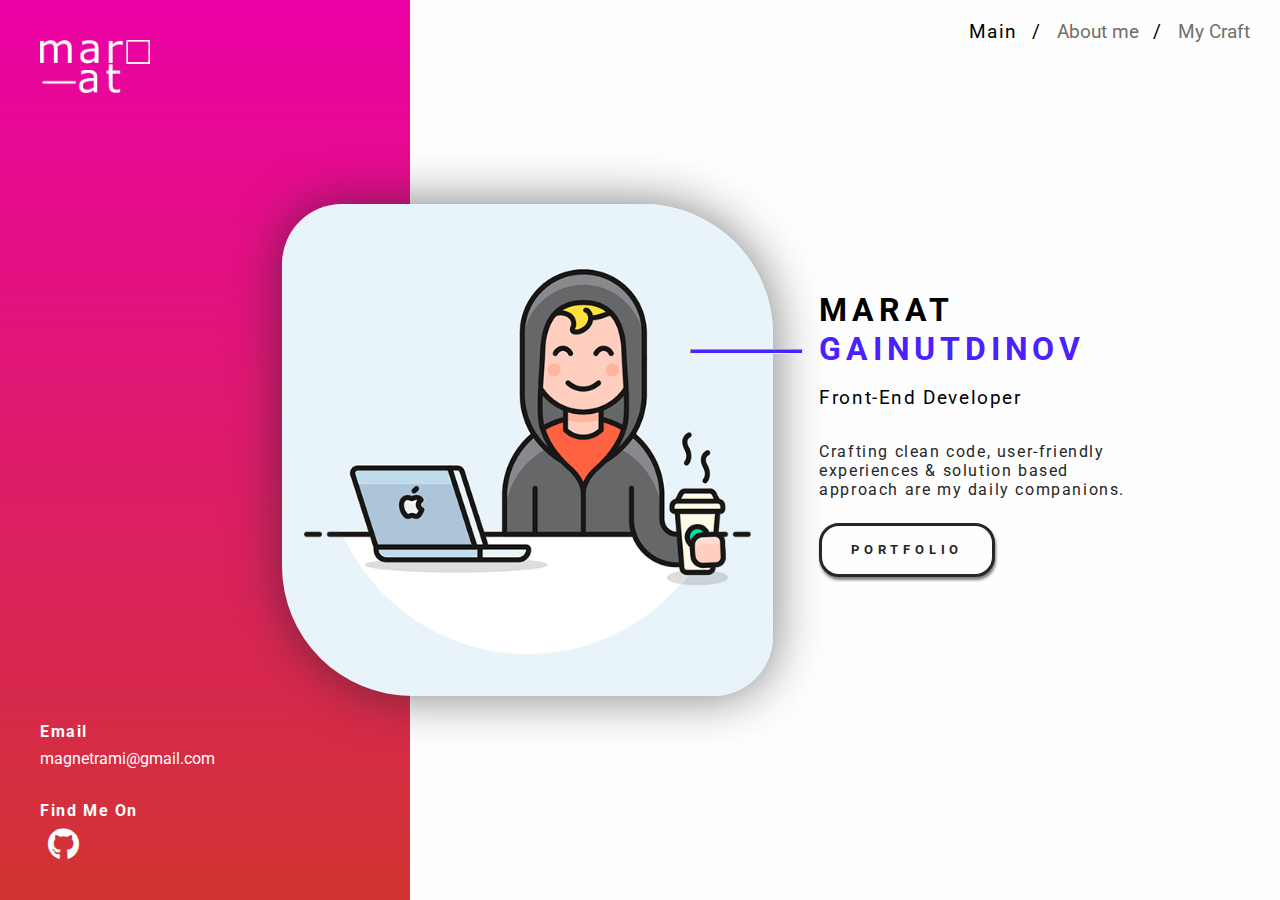
<file: index.html>
<!DOCTYPE html>
<html lang="en">
  <head>
    <meta charset="UTF-8" />
    <meta name="robots" content="noindex, nofollow" />
    <meta name="viewport" content="width=device-width, initial-scale=1.0" />
    <meta http-equiv="X-UA-Compatible" content="ie=edge" />
    <meta property="og:title" content="Get in touch!" />
    <meta property="og:image" content="img/og.jpeg" />
    <meta property="og:description" content="My Portfolio" />
    <meta property="og:url" content="https://mjkimi.github.io/portfolio/" />
    <link
      rel="stylesheet"
      href="https://use.fontawesome.com/releases/v5.8.2/css/all.css"
    />
    <link rel="stylesheet" href="css/main.min.css" />
    <link rel="shortcut icon" type="image/x-icon" href="favicon.png" />
    <title>Welcome To My Portfolio | Home Page</title>
  </head>
  <body>
    <div class="container">
      <header>
        <nav class="menu" role="navigation">
          <ul id="menu-items">
            <li class="nav-item">
              <a href="index.html" class="active">Main</a>
            </li>
            <li class="nav-item">
              <a href="about.html">About me</a>
            </li>
            <li class="nav-item">
              <a href="devprojects.html">My Craft</a>
            </li>
          </ul>
        </nav>
      </header>
      <!-- landing main page -->
      <main id="home">
        <div id="wrapper">
          <div id="left">
            <div class="logo">
              <a href="index" class="logo-link"
                ><img src="img/logo.png" alt="Logo"
              /></a>
            </div>
            <div class="info">
              <div class="email">
                <h4>Email</h4>
                <a href="mailto:magnetrami@gmail.com">magnetrami@gmail.com</a>
              </div>
              <div class="find-me">
                <h4>Find Me On</h4>
                <div class="icons">
                  <a href="https://github.com/mjkimi" target="_blank">
                    <i class="fab fa-github fa-2x"></i>
                  </a>
                </div>
              </div>
            </div>
          </div>
          <div id="middle">
            <img id="landing" src="img/qa.png" alt="Landing" />
          </div>
          <div id="right">
            <div id="showcase">
              <div class="heading">
                <h2>Marat</h2>
                <div class="heading-color">
                  <hr />
                  <h2>Gainutdinov</h2>
                </div>
                <h3>Front-End Developer</h3>
                <p>
                  Crafting clean code, user-friendly experiences & solution
                  based approach are my daily companions.
                </p>
              </div>
              <div class="direct-links">
                <a href="devprojects.html" class="btn btn-secondary"
                  >Portfolio</a
                >
              </div>
            </div>
          </div>
        </div>
      </main>
    </div>
    <script src="js/main.js"></script>
  </body>
</html>
</file>
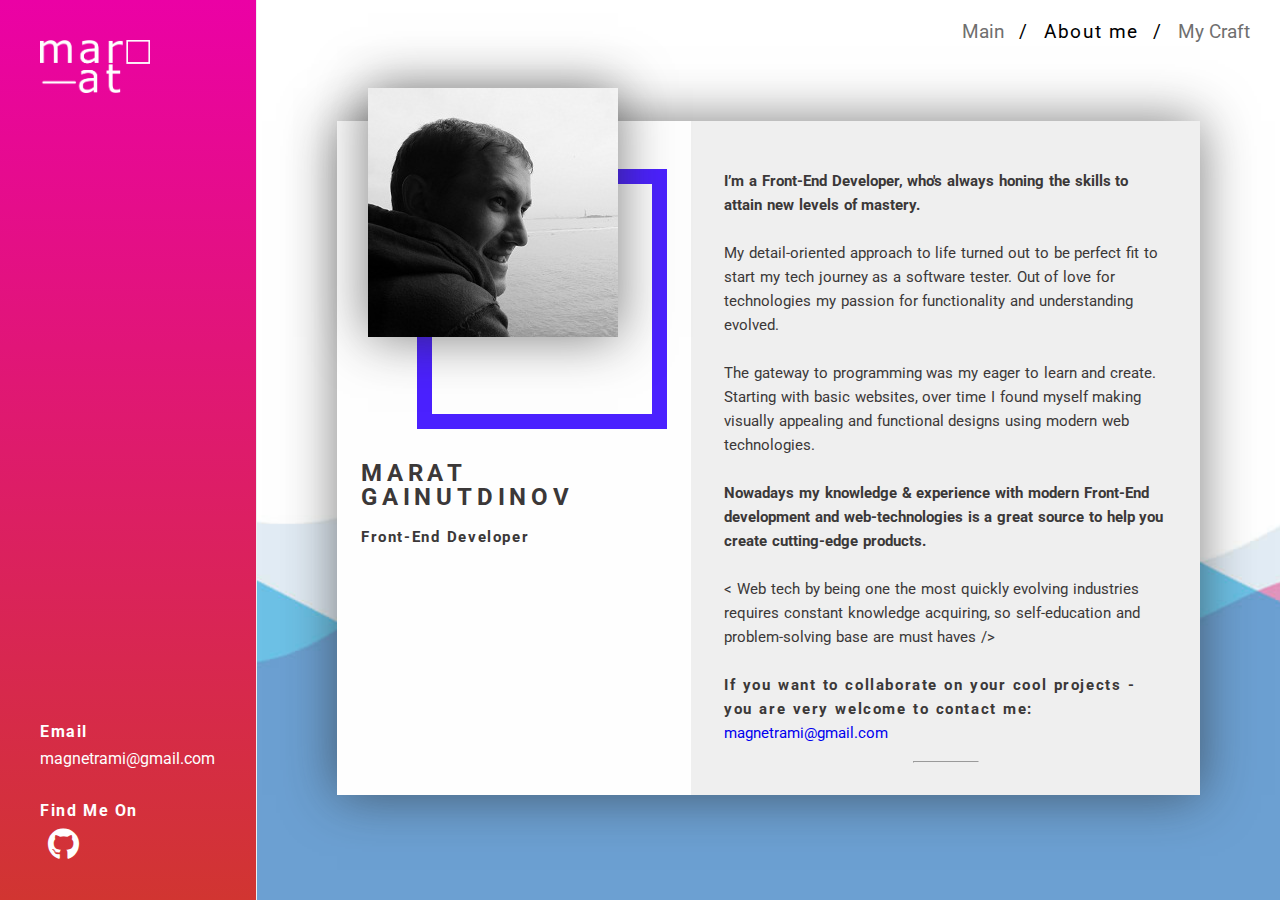
<file: about.html>
<!DOCTYPE html>
<html lang="en">
  <head>
    <meta charset="UTF-8" />
    <meta name="robots" content="noindex, nofollow" />
    <meta name="viewport" content="width=device-width, initial-scale=1.0" />
    <meta http-equiv="X-UA-Compatible" content="ie=edge" />
    <link
      rel="stylesheet"
      href="https://use.fontawesome.com/releases/v5.8.2/css/all.css"
    />
    <link rel="stylesheet" href="css/main.min.css" />
    <link rel="shortcut icon" type="image/x-icon" href="favicon.png" />
    <title>Portfolio | About me</title>
  </head>
  <body>
    <div class="container">
      <header>
        <nav class="menu" role="navigation">
          <ul id="menu-items">
            <li class="nav-item"><a href="index.html">Main</a></li>
            <li class="nav-item">
              <a href="about.html" class="active">About me</a>
            </li>
            <li class="nav-item">
              <a href="devprojects.html">My Craft</a>
            </li>
          </ul>
        </nav>
      </header>
      <!-- landing main page -->
      <main id="home">
        <div id="wrapper">
          <div id="left" class="narrow">
            <div class="logo">
              <a href="index" class="logo-link">
                <img src="img/logo.png" alt="Logo"
              /></a>
            </div>
            <div class="info">
              <div class="email">
                <h4>Email</h4>
                <a href="mailto:magnetrami@gmail.com">magnetrami@gmail.com</a>
              </div>
              <div class="find-me">
                <h4>Find Me On</h4>
                <div class="icons">
                  <a href="https://github.com/mjkimi" target="_blank">
                    <i class="fab fa-github fa-2x"></i>
                  </a>
                </div>
              </div>
            </div>
          </div>
          <div id="right" class="wide">
            <section class="about">
              <div class="white-bg">
                <div class="portrait">
                  <div class="blue-frame">
                    <img src="./img/portrait1.jpg" alt="Me" />
                  </div>
                  <div class="headings">
                    <h2>Marat Gainutdinov</h2>
                    <h4>Front-End Developer</h4>
                  </div>
                </div>
                <div class="about">
                  <p>
                    I’m a Front-End Developer, who's always honing the skills to
                    attain new levels of mastery.
                  </p>
                  <br />
                  <p>
                    My detail-oriented approach to life turned out to be perfect
                    fit to start my tech journey as a software tester. Out of
                    love for technologies my passion for functionality and
                    understanding evolved.
                  </p>
                  <br />
                  <p>
                    The gateway to programming was my eager to learn and create.
                    Starting with basic websites, over time I found myself
                    making visually appealing and functional designs using
                    modern web technologies.
                  </p>
                  <br />
                  <p>
                    Nowadays my knowledge & experience with modern Front-End
                    development and web-technologies is a great source to help
                    you create cutting-edge products.
                  </p>
                  <br />
                  <p>
                    < Web tech by being one the most quickly evolving industries
                    requires constant knowledge acquiring, so self-education and
                    problem-solving base are must haves />
                  </p>
                  <br />
                  <h4>
                    If you want to collaborate on your cool projects - you are
                    very welcome to contact me:
                  </h4>
                  <a href="mailto:magnetrami@gmail.com">magnetrami@gmail.com</a>
                  <hr />
                </div>
              </div>
            </section>
          </div>
        </div>
      </main>
    </div>
    <script src="js/main.js"></script>
  </body>
</html>
</file>
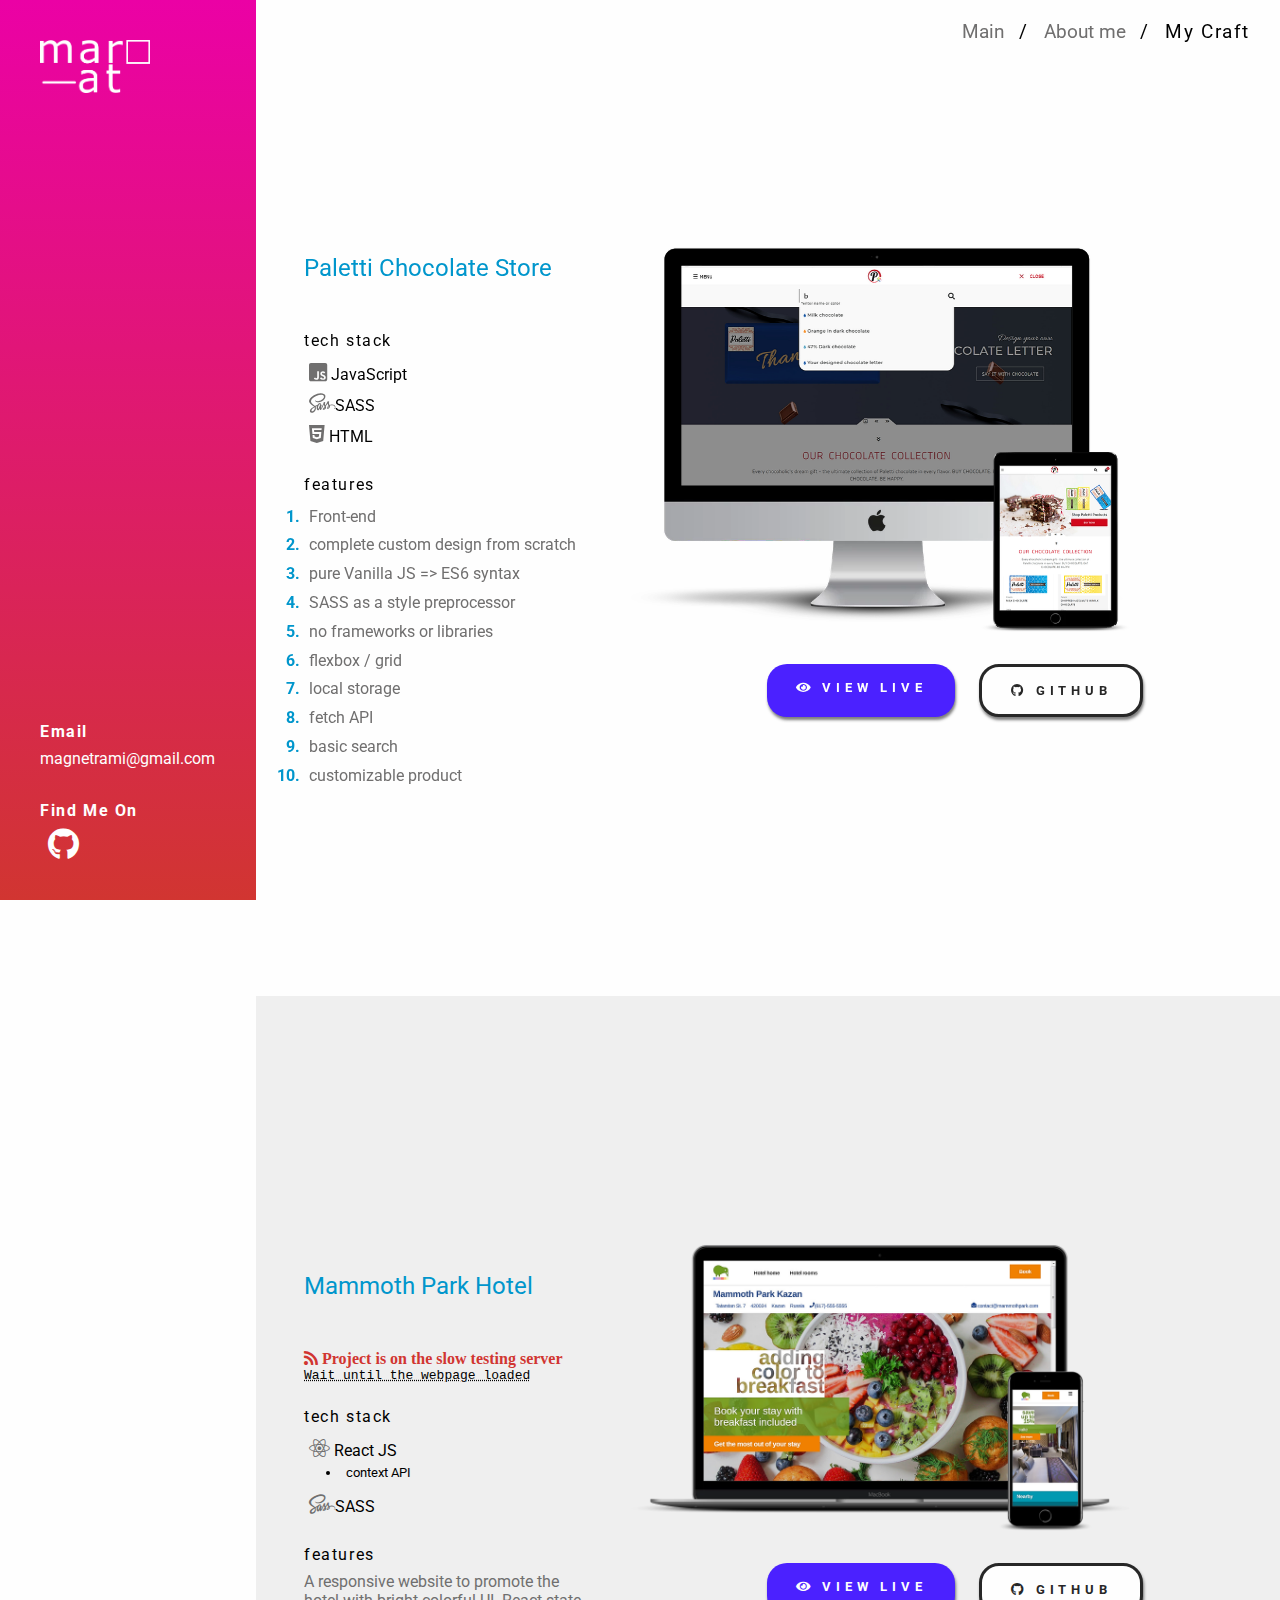
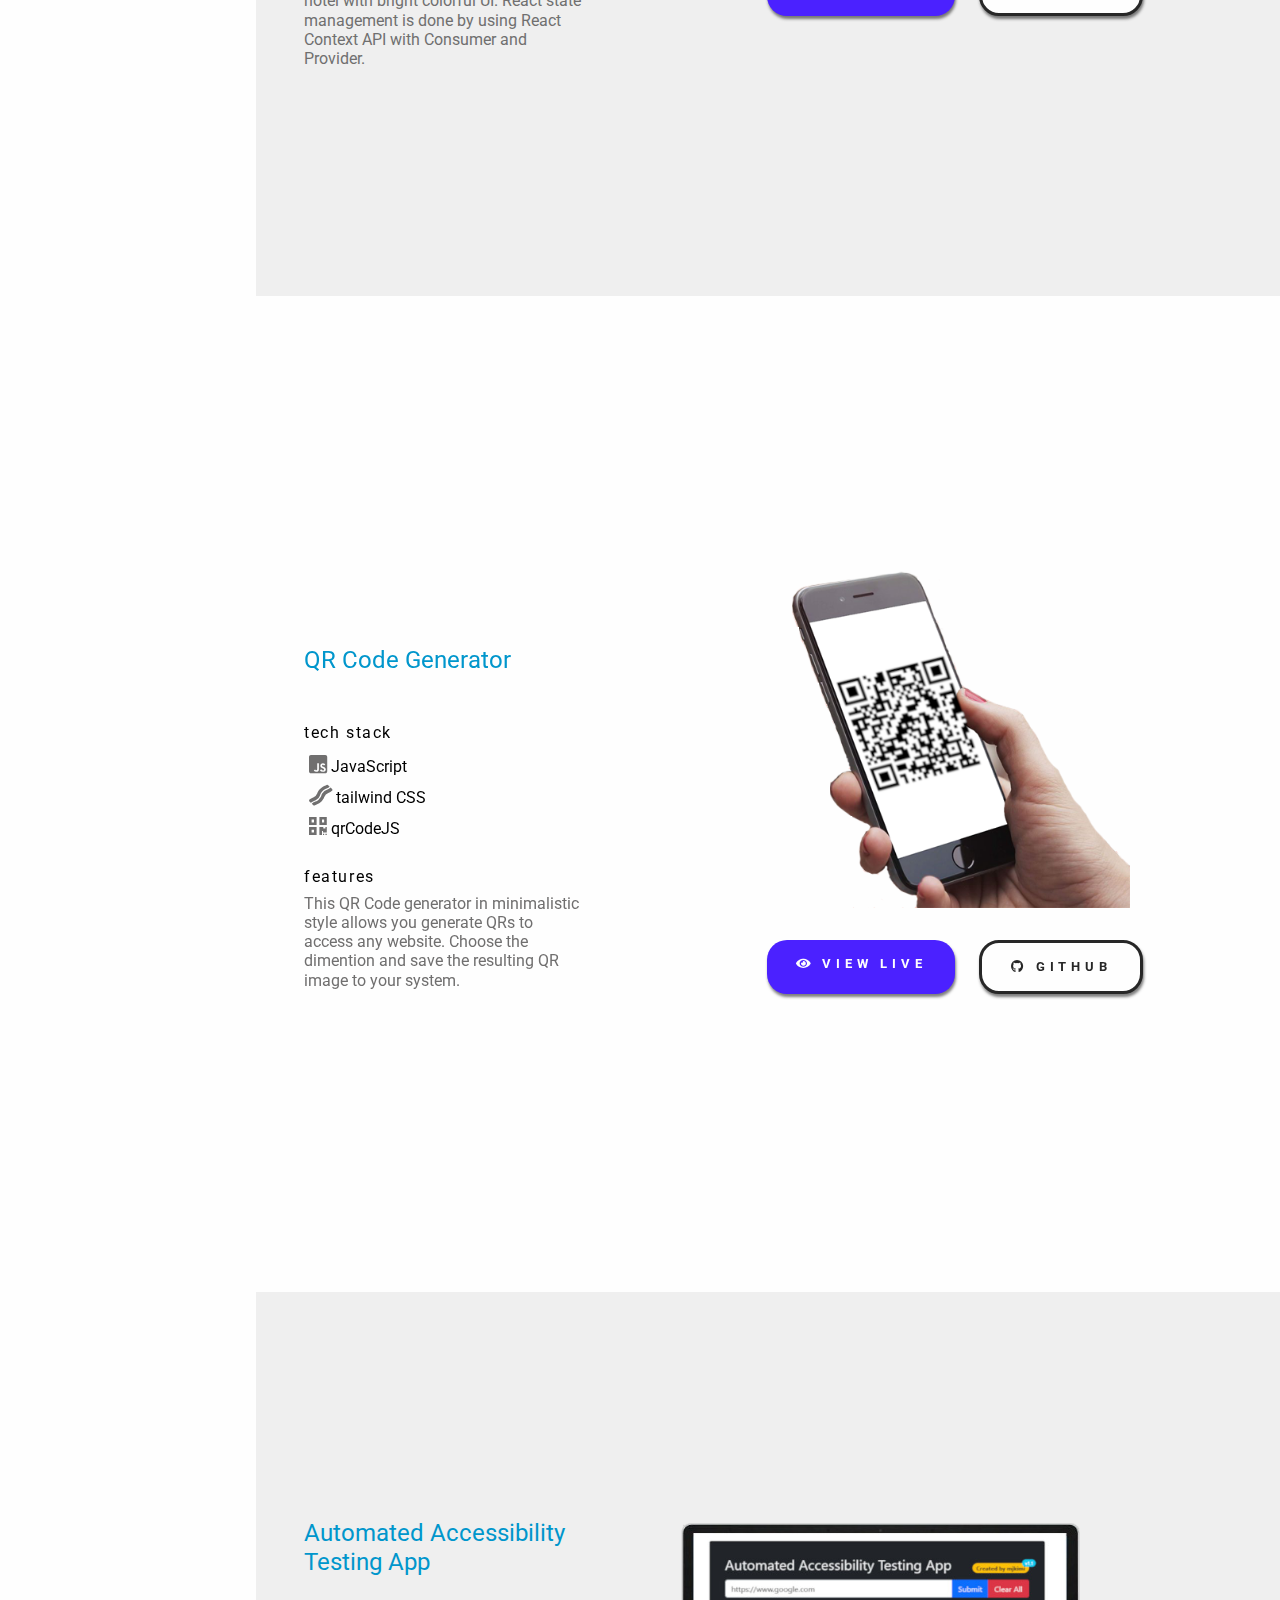
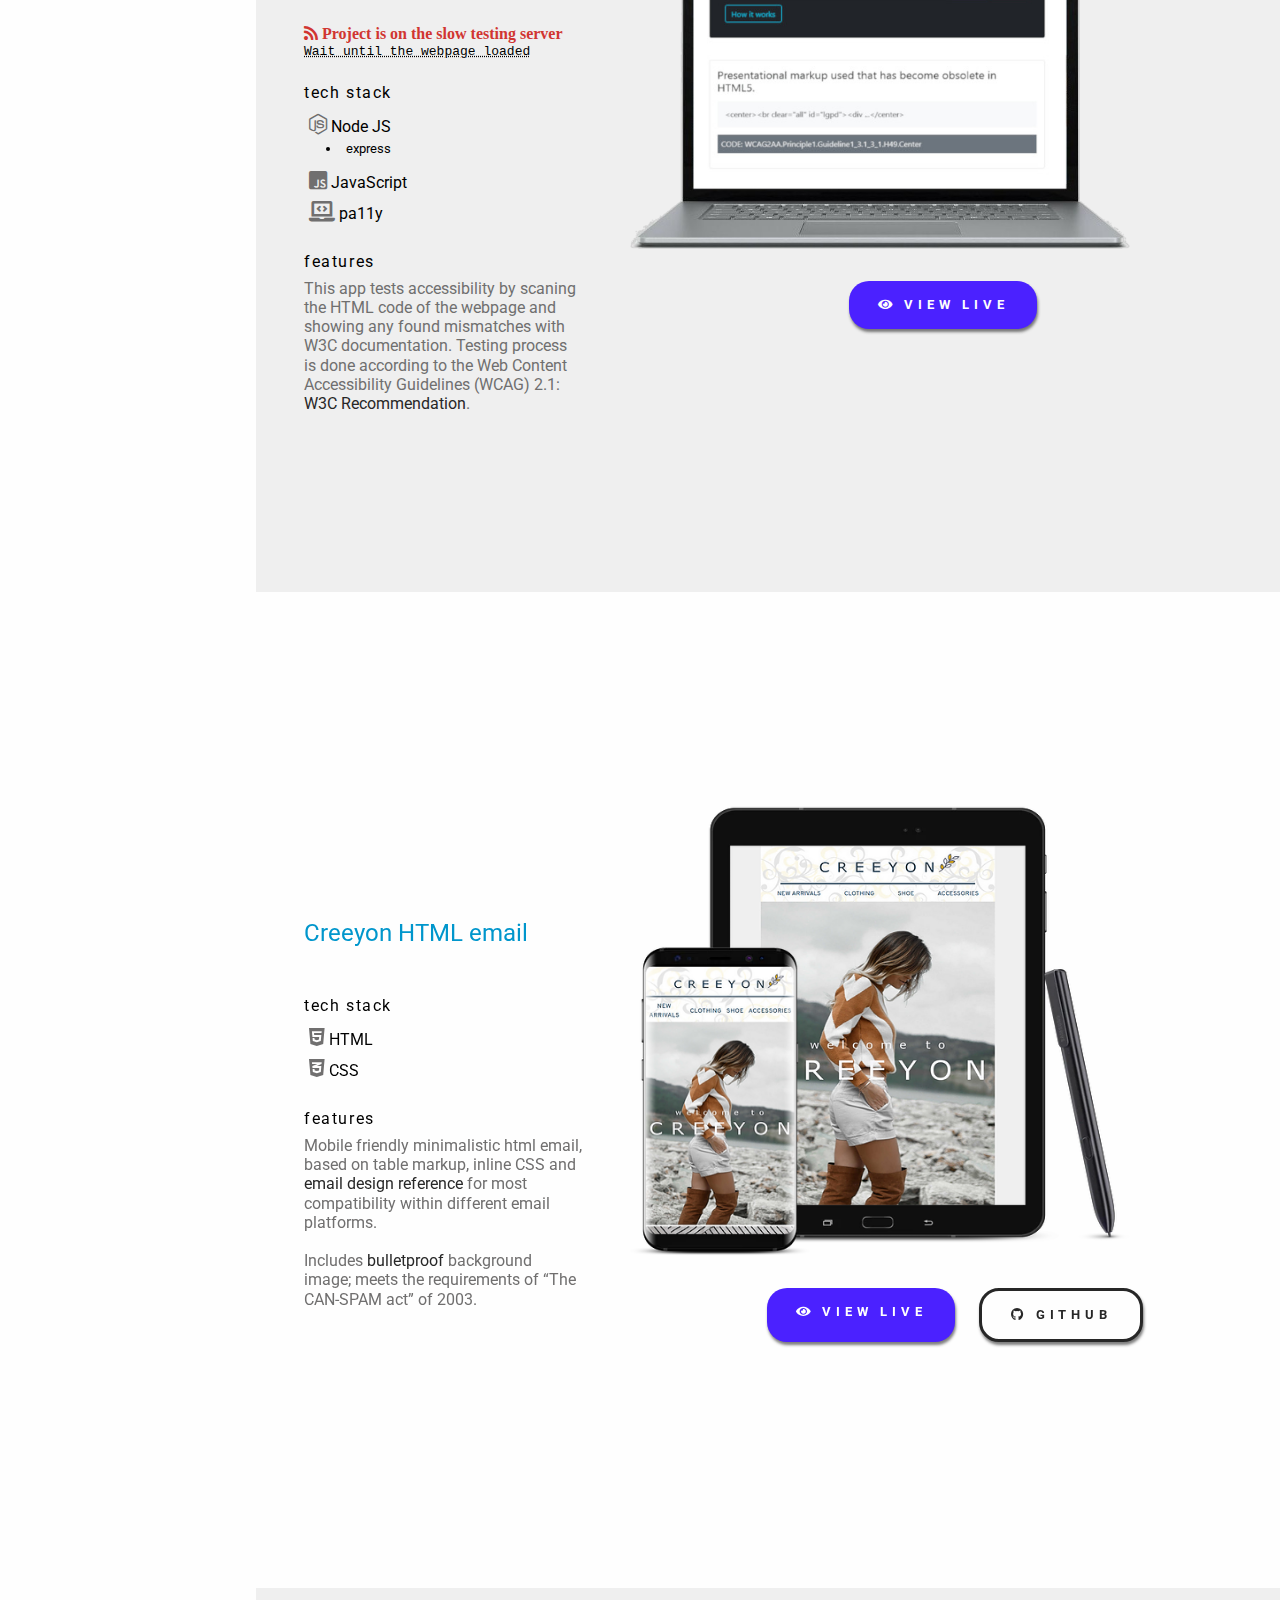
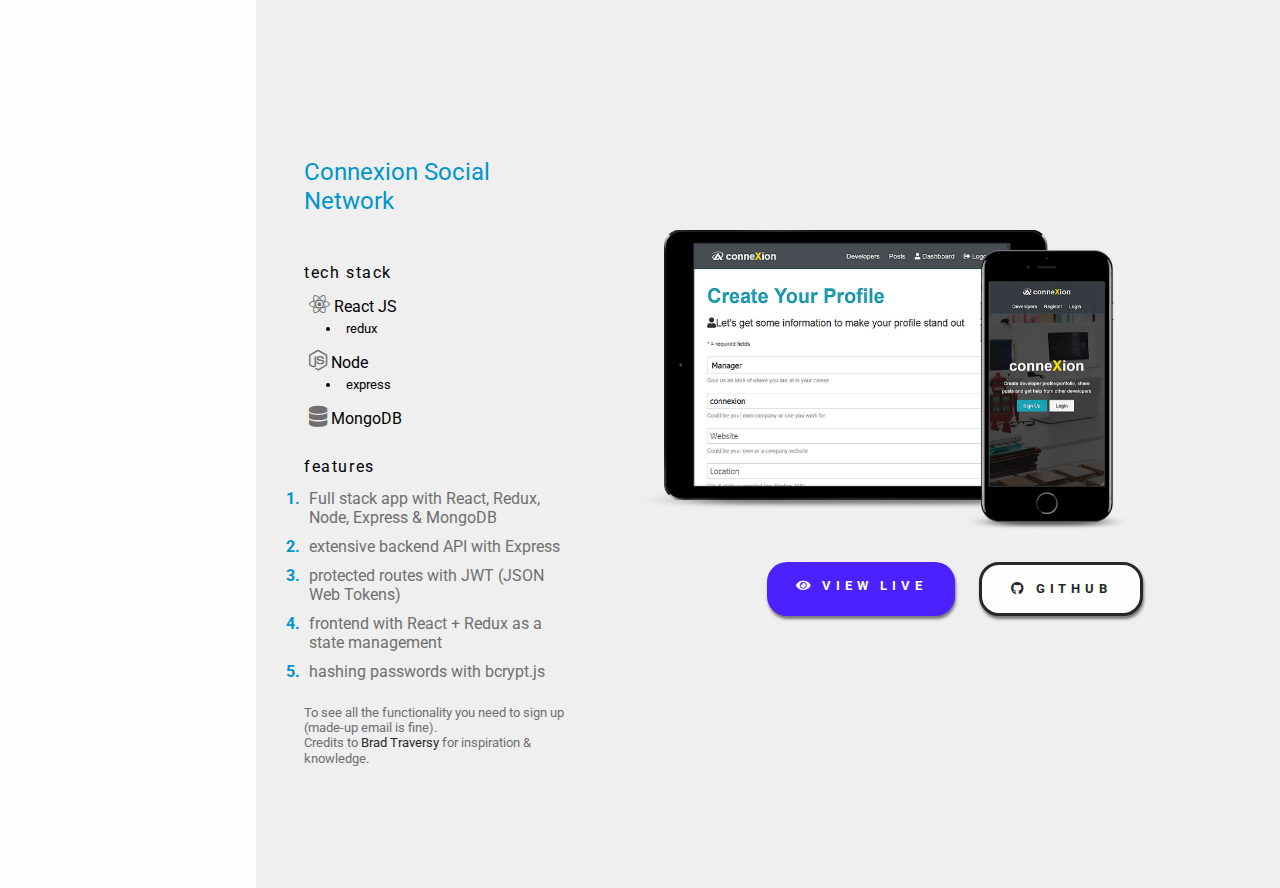
<file: devprojects.html>
<!DOCTYPE html>
<html lang="en">
  <head>
    <meta charset="UTF-8" />
    <meta name="robots" content="noindex, nofollow" />
    <meta name="viewport" content="width=device-width, initial-scale=1.0" />
    <meta http-equiv="X-UA-Compatible" content="ie=edge" />
    <link
      rel="stylesheet"
      href="https://use.fontawesome.com/releases/v5.8.2/css/all.css"
    />
    <link rel="stylesheet" href="css/main.min.css" />
    <link rel="shortcut icon" type="image/x-icon" href="favicon.png" />
    <title>Portfolio | My Craft</title>
  </head>
  <body>
    <div class="container">
    <header>
      <nav class="menu" role="navigation">
        <ul id="menu-items">
          <li class="nav-item"><a href="index.html">Main</a></li>
          <li class="nav-item">
            <a href="about.html">About me</a>
          </li>
          <li class="nav-item">
            <a class="active" href="devprojects.html">My Craft</a>
          </li>
        </ul>
      </nav>
    </header>
    <!-- landing main page -->
    <main id="home">
      <div id="wrapper">
        <div id="left" class="narrow">
          <div class="logo">
            <a href="index" class="logo-link" >
            <img src="img/logo.png" alt="Logo" /></a>
          </div>
          <div class="info">
            <div class="email">
              <h4>Email</h4>
              <a href="mailto:magnetrami@gmail.com">magnetrami@gmail.com</a>
            </div>
            <div class="find-me">
              <h4>Find Me On</h4>
              <div class="icons">
                <a href="https://github.com/mjkimi" target="_blank">
                  <i class="fab fa-github fa-2x"></i>
                </a>
              </div>
            </div>
          </div>
        </div>
        <div id="right" class="wide">
          <section class="project ">
            <div class="tech">
              <h2>Paletti Chocolate Store</h2>
              <h4>tech stack</h4>
              <ul>
                <li><i class="fab fa-js-square"></i> JavaScript</li>
                <li><i class="fab fa-sass"></i>SASS</li>
                <li><i class="fab fa-html5 "></i> HTML</li>
              </ul>
              <h4>features</h4>
              <ol class="colorized">
                <li><span>Front-end </span></li>
                <li>
                  <span
                    >complete custom design from scratch</span
                  >
                </li>

                <li><span>pure Vanilla JS => ES6 syntax</span></li>
                <li><span>SASS as a style preprocessor</span></li>
                <li><span>no frameworks or libraries</span></li>
                <li><span>flexbox / grid</span></li>
                <li><span>local storage</span></li>
                <li><span>fetch API</span></li>
                <li><span>basic search</span></li>
                <li><span>customizable product</span></li>
              </ol>
            </div>
            <div class="mockup">
              <img src="./img/2.png" alt="Paletti chocolate store" />
              <div class="see-more">
                <a href="https://mjkimi.github.io/paletti/" class="btn btn-primary" target="_blank"
                  ><i class="fas fa-eye"></i> View Live
                </a>
                <a href="https://github.com/mjkimi/paletti" class="btn btn-secondary" target="_blank"
                  ><i class="fab fa-github"></i> Github
                </a>
              </div>
            </div>
          </section>

          <section class="project">
            <div class="tech">
              <h2>Mammoth Park Hotel</h2>
              <i class="fas fa-solid fa-rss warning"> Project is on the slow testing server</i>
              <pre><abbr title="Дождитесь загрузки страница. Сайт на тестовом сервере...">Wait until the webpage loaded</abbr></pre>
              <h4>tech stack</h4>
              <ul>                  
                <li><i class="fab fa-react"></i> React JS
                  <ul class="additional">
                    <li>context API</li>
                  </ul>
                </li>
                <li><i class="fab fa-sass"></i>SASS</li>
              </ul>
              <h4>features</h4>
              <p>
                A responsive website to promote the hotel with bright colorful UI. React state management is done by using React Context API with Consumer and Provider. </p>
            </div>
            <div class="mockup">
              <img src="./img/3.png" alt="" />
              <div class="see-more">
                <a href="https://mammothpark.onrender.com/" class="btn btn-primary" target="_blank"
                  ><i class="fas fa-eye"></i> View Live
                </a>
                <a href="https://github.com/mjkimi/mammothpark" class="btn btn-secondary" target="_blank"
                  ><i class="fab fa-github"></i> Github
                </a>
              </div>
            </div>
          </section>

          <section class="project">
            <div class="tech">
              <h2>QR Code Generator</h2>
              <h4>tech stack</h4>                
                <ul>
                  <li><i class="fab fa-js-square"></i> JavaScript</li>
                  <li><i class="fas fa-solid fa-bacon"></i> tailwind CSS</li>
                  <li><i class="fas fa-solid fa-qrcode"></i> qrCodeJS</li>
                </ul>
              <h4>features</h4>
              <p>This QR Code generator in minimalistic style allows you generate QRs to access any website. Choose the dimention and save the resulting QR image to your system.</p>
            </div>
            <div class="mockup">
              <img src="./img/qrcode.png" alt="" />
              <div class="see-more">
                <a href="https://mjkimi.github.io/qrCodeGenerator/" class="btn btn-primary" target="_blank"
                  ><i class="fas fa-eye"></i> View Live
                </a>
                <a href="https://github.com/mjkimi/qrCodeGenerator" class="btn btn-secondary" target="_blank"
                  ><i class="fab fa-github"></i> Github
                </a>
              </div>
            </div>
          </section>

          <section class="project">
            <div class="tech">
              <h2>Automated Accessibility Testing App</h2>
              <i class="fas fa-solid fa-rss warning"> Project is on the slow testing server</i>
              <pre><abbr title="Дождитесь загрузки страница. Сайт на тестовом сервере...">Wait until the webpage loaded</abbr></pre>
              <h4>tech stack</h4>
              <ul>
                <li><i class="fab fa-node-js"></i></i> Node JS
                  <ul class="additional">
                    <li>express</li>
                  </ul>
                </li>
                <li>
                  <i class="fab fa-js-square"></i> JavaScript
                </li>
                <li>
                 <i class="fas fa-solid fa-laptop-code"></i>
                  pa11y
                </li>
              </ul>
              <h4>features</h4>
              <p>
                This app tests accessibility by scaning the HTML code of the webpage and showing any found mismatches with W3C documentation. Testing process is done according to the Web Content
                    Accessibility Guidelines (WCAG) 2.1:
                    <a
                      href="https://www.w3.org/TR/WCAG21/"
        
                      target="_blank"
                      >W3C Recommendation</a
                    >. </p>
            </div>
            <div class="mockup">
              <img src="./img/testing.png" alt="" />
              <div class="see-more">
                <a href="https://accessible-to-every1.onrender.com/" class="btn btn-primary" target="_blank"
                  ><i class="fas fa-eye"></i> View Live
                </a>
              </div>
            </div>
          </section>
          
          <section class="project">
            <div class="tech">
              <h2>Creeyon HTML email</h2>
              <h4>tech stack</h4>
              <ul>
                <li><i class="fab fa-html5 "></i> HTML</li>
                <li><i class="fab fa-css3-alt"></i> CSS</li>
              </ul>
              <h4>features</h4>
              <p>
                Mobile friendly minimalistic html email, based on table markup,
                inline CSS and
                <a href="https://templates.mailchimp.com/" target="_blank"
                  >email design reference
                </a>
                for most compatibility within different email platforms.
              </p>
              <br />
              <p>
                Includes
                <a href="https://backgrounds.cm/" target="_blank">bulletproof</a> background
                image; meets the requirements of “The CAN-SPAM act” of 2003.
              </p>
            </div>
            <div class="mockup">
              <img src="./img/1.png" alt="Creeyon HTML email" />
              <div class="see-more">
                <a href="https://mjkimi.github.io/creeyon/" class="btn btn-primary" target="_blank"
                  ><i class="fas fa-eye"></i> View Live
                </a>
                <a href="https://github.com/mjkimi/creeyon" class="btn btn-secondary" target="_blank"
                  ><i class="fab fa-github"></i> Github
                </a>
              </div>
            </div>
          </section>
          <section class="project gray-bg-last">
            <div class="tech">
              <h2>Connexion Social Network</h2>
              <h4>tech stack</h4>
              <ul>
                <li><i class="fab fa-react"></i> React JS
                  <ul class="additional">
                    <li>redux</li>
                  </ul>
                </li>
                
                <li><i class="fab fa-node-js"></i></i> Node
                  <ul class="additional">
                    <li>express</li>
                  </ul>
                </li>
                <li><i class="fas fa-database"></i> MongoDB</li>
              </ul>
              <h4>features</h4>
              <ol class="colorized">
                <li>
                  <span
                    >Full stack app with React, Redux, Node, Express & MongoDB</span
                  >
                </li>

                <li><span>extensive backend API with Express</span></li>
                <li><span>protected routes with JWT (JSON Web Tokens)</span></li>
                <li><span>frontend with React + Redux as a state management</span></li>
                <li><span>hashing passwords with bcrypt.js</span></li>
              </ol>
              <br>
              <p class="minify">To see all the functionality you need to sign up (made-up email is fine). <br>Credits to <a href=https://www.traversymedia.com/ target="_blank">Brad Traversy</a> for inspiration & knowledge.</p>
            </div>
            <div class="mockup">
              <img src="./img/4.png" alt="" />
              <div class="see-more">
                <a href="https://connexionstar.herokuapp.com/" class="btn btn-primary" target="_blank"
                  ><i class="fas fa-eye"></i> View Live
                </a>
                <a href="https://github.com/mjkimi/connexion" class="btn btn-secondary" target="_blank"
                  ><i class="fab fa-github"></i> Github
                </a>
              </div>
            </div>
          </section>
        </div>
      </div>
    </main>
  </div>
    <script src="js/main.js"></script>
  </body>
</html>
</file>
<file: css/main.min.css>
@import url("https://fonts.googleapis.com/css?family=Roboto:400,700&display=swap");.menu{position:absolute;z-index:3;top:20px;right:30px}ul#menu-items{font-size:1.2rem}ul#menu-items li{display:inline-block}ul#menu-items li+li:before{content:'/';padding:0 12px 0 9px}ul#menu-items a{color:#706f6f}ul#menu-items a.active{color:#000;letter-spacing:.1rem}ul#menu-items a:hover:not(.active){border-bottom:2px solid #272727}section.project{width:inherit;height:100vh;margin-top:3rem;position:relative;display:-webkit-box;display:-ms-flexbox;display:flex;-webkit-box-pack:center;-ms-flex-pack:center;justify-content:center;-webkit-box-align:center;-ms-flex-align:center;align-items:center}section.project:nth-of-type(even){background-color:#efefef}.tech{-webkit-box-flex:3;-ms-flex:3;flex:3;padding:3rem 3rem 0}.tech h2,.tech h4,.tech p{font-weight:400}.tech h2{color:#0096cc;margin-bottom:3rem}.tech h4{margin:1.5rem 0 0.5rem}.tech p,.tech i{color:#706f6f}.tech i.warning{color:#d13531}.tech li{padding:0.3rem}.tech li i{font-size:1.3rem}.tech a{color:#272727}.tech a:hover{text-decoration:underline}.tech .colorized{color:#0096cc;font-weight:bold}.tech .colorized span{color:#706f6f;font-weight:normal}.tech ul.additional{font-size:0.8rem;margin-left:2rem;list-style-type:disc}.tech p.minify{font-size:0.8rem}.mockup{-webkit-box-flex:7;-ms-flex:7;flex:7;width:100%}.mockup img{display:block;width:inherit;max-width:500px;max-height:450px}.see-more{margin-top:2rem;display:-webkit-box;display:-ms-flexbox;display:flex;-webkit-box-pack:center;-ms-flex-pack:center;justify-content:center}section.qa-projects{width:inherit;margin:3rem 0 1rem 0;padding:0 5rem}section.qa-projects img{max-width:100%}section.qa-projects:last-of-type{margin-bottom:5rem}.two-columns{display:-webkit-box;display:-ms-flexbox;display:flex;-webkit-box-align:center;-ms-flex-align:center;align-items:center;-webkit-box-pack:center;-ms-flex-pack:center;justify-content:center;gap:1rem 2rem}.two-columns:first-child{margin-top:3rem}.two-columns div{-webkit-box-flex:1;-ms-flex:1;flex:1}.two-columns a.webpage-link::after{content:attr(href);font-style:italic}.two-columns a.btn{display:inline-block;margin-top:3rem}.text-column ul span{display:inline-block;width:30px}div#left{min-height:100%;background-image:url(""),-webkit-gradient(linear, left top, left bottom, from(#eb01a5), to(#d13531));background-image:url(""),linear-gradient(#eb01a5, #d13531)}section.about{height:100%;background:url("../img/simple.png") no-repeat center center/cover;display:-webkit-box;display:-ms-flexbox;display:flex;-webkit-box-pack:center;-ms-flex-pack:center;justify-content:center;-webkit-box-align:center;-ms-flex-align:center;align-items:center}.white-bg{width:90%;background:#fefefe;-webkit-box-shadow:0 0 50px rgba(39,39,39,0.6);box-shadow:0 0 50px rgba(39,39,39,0.6);display:-ms-grid;display:grid;-ms-grid-columns:0.8fr 1.2fr;grid-template-columns:0.8fr 1.2fr;grid-column-gap:15px}.portrait .blue-frame{position:relative;margin:3rem 0 0 5rem;width:250px;height:260px;border:15px solid #4b21ff}.portrait .blue-frame>img{position:absolute;top:-6rem;left:-4rem;-webkit-box-shadow:0 0 50px rgba(39,39,39,0.6);box-shadow:0 0 50px rgba(39,39,39,0.6)}.portrait .headings{margin:2rem 0 1.5rem 1.5rem;color:#3b3838}.portrait .headings h2{text-transform:uppercase;letter-spacing:.3rem;font-size:1.5rem;margin-bottom:1rem}.about{padding:3rem 2rem 2rem;font-size:15px;color:#3b3838;word-spacing:0.05rem;border-left:1px solid #efefef;background:#efefef;line-height:1.5rem;-webkit-user-select:none;-moz-user-select:none;-ms-user-select:none;user-select:none}.about p:nth-of-type(1),.about p:nth-of-type(4){font-weight:700}.about hr{width:15%;color:#efefef;margin:1rem auto 0}*{-webkit-box-sizing:border-box;box-sizing:border-box;margin:0;padding:0}ul{list-style-type:none}body{font-family:'Roboto', sans-serif;font-weight:400;background-color:#fefefe;height:100%;line-height:1.2;display:none;opacity:0;-webkit-transition:opacity 0.5s ease-out;transition:opacity 0.5s ease-out}.container{max-width:1500px;margin:0 auto}header{position:relative}h3,h4{letter-spacing:.1rem}a{text-decoration:none}#wrapper{display:-webkit-box;display:-ms-flexbox;display:flex;-webkit-box-orient:horizontal;-webkit-box-direction:normal;-ms-flex-direction:row;flex-direction:row}#left{-webkit-box-flex:1;-ms-flex:1;flex:1;display:-webkit-box;display:-ms-flexbox;display:flex;-webkit-box-orient:vertical;-webkit-box-direction:normal;-ms-flex-direction:column;flex-direction:column;-webkit-box-pack:justify;-ms-flex-pack:justify;justify-content:space-between;height:100vh;background-image:-webkit-gradient(linear, left top, left bottom, from(#4b21ff), to(#4a20fd));background-image:linear-gradient(to bottom, #4b21ff, #4a20fd);color:#fefefe}#left .logo,#left .info{padding:2.5rem}#left img{width:110px}#left a{color:#fefefe}#left a:hover:not(.logo-link){color:#fae4e4;border-bottom:2px solid #fefefe}#left .email{margin-bottom:1.5rem}#left h4{padding:0.5rem 0}#left .icons a{padding:0.5rem}#middle{-webkit-box-flex:1;-ms-flex:1;flex:1;display:-webkit-box;display:-ms-flexbox;display:flex;-webkit-box-pack:center;-ms-flex-pack:center;justify-content:center;-webkit-box-align:center;-ms-flex-align:center;align-items:center;position:relative}#middle img{max-height:90vh;max-width:120%;position:absolute;left:-10vw;-webkit-box-shadow:0 0 50px rgba(39,39,39,0.6);box-shadow:0 0 50px rgba(39,39,39,0.6);-webkit-user-select:none;-moz-user-select:none;-ms-user-select:none;user-select:none;border-radius:60px 130px}#right{-webkit-box-flex:1;-ms-flex:1;flex:1;display:-webkit-box;display:-ms-flexbox;display:flex;-webkit-box-orient:vertical;-webkit-box-direction:normal;-ms-flex-direction:column;flex-direction:column;background-color:#fefefe;-webkit-box-pack:center;-ms-flex-pack:center;justify-content:center}#right #showcase{width:70%}#right .heading h2{text-transform:uppercase;font-size:2rem;font-weight:700;letter-spacing:.3rem}#right .heading h3{margin:1.2rem 0 2rem;font-weight:normal}#right .heading p{color:#272727;letter-spacing:0.1rem}#right .heading .heading-color{position:relative;color:#4b21ff}#right .heading .heading-color hr{height:5px;background:#4b21ff;position:absolute;top:50%;left:-40%;width:35%}#right .direct-links{margin-top:1.5rem;display:-webkit-box;display:-ms-flexbox;display:flex;-webkit-box-orient:horizontal;-webkit-box-direction:normal;-ms-flex-direction:row;flex-direction:row;-webkit-box-align:center;-ms-flex-align:center;align-items:center}.btn{-webkit-box-shadow:1px 3px 3px rgba(39,39,39,0.6);box-shadow:1px 3px 3px rgba(39,39,39,0.6);font-size:0.8rem;text-transform:uppercase;padding:1rem 1.8rem;display:block;border-radius:20px;letter-spacing:.3rem;font-weight:bold;margin-bottom:2rem;white-space:nowrap}.btn:active{-webkit-box-shadow:0 1px 1px rgba(39,39,39,0.6);box-shadow:0 1px 1px rgba(39,39,39,0.6)}.btn.btn-primary{background:#4b21ff;color:#fefefe;margin-right:1.5rem;-webkit-transition:color 0.3s ease-in;transition:color 0.3s ease-in}.btn.btn-primary:hover{background:#3a0dff}.btn.btn-secondary{background:#fefefe;color:#272727;border:3px solid #272727;-webkit-transition:color 0.3s ease-in;transition:color 0.3s ease-in}.btn.btn-secondary:hover{color:#4b21ff;border-color:#4b21ff}@media screen and (max-width: 1000px){#left .info{padding:0.5rem}.white-bg{-ms-grid-columns:1fr;grid-template-columns:1fr}.portrait{margin-top:5rem}.about{padding-top:0}section.project{height:100%}.tech{padding:1.6rem}section.qa-projects{padding:1rem}}@media (max-width: 700px){.menu{top:5px}#wrapper{-webkit-box-orient:vertical;-webkit-box-direction:normal;-ms-flex-direction:column;flex-direction:column}#left{-webkit-box-orient:horizontal;-webkit-box-direction:normal;-ms-flex-direction:row;flex-direction:row}#left .info{display:-webkit-box;display:-ms-flexbox;display:flex;-webkit-box-align:end;-ms-flex-align:end;align-items:flex-end;-webkit-box-pack:justify;-ms-flex-pack:justify;justify-content:space-between}#left .email{margin-bottom:0;margin-right:0.7rem}#left .fa-2x{font-size:1.2rem}ul#menu-items a{color:#ffdead}ul#menu-items a.active{color:#fff}ul#menu-items a:hover:not(.active){border-bottom:2px solid #fff}#middle img{display:none}#right #showcase{padding:2rem}hr{display:none}.find-me h4,.email h4{display:none}}@media (max-width: 500px){.menu{margin-bottom:1rem}#left{-webkit-box-orient:vertical !important;-webkit-box-direction:normal !important;-ms-flex-direction:column !important;flex-direction:column !important}#left .logo{padding:3.5rem 0.5rem 0}section.about{padding:0 0.7rem}section.about .white-bg{width:100%}.info{border-top:1px solid #0096cc}.portrait .blue-frame{height:200px;width:200px}.portrait .blue-frame img{width:200px}section.project,div.two-columns{-webkit-box-orient:vertical;-webkit-box-direction:normal;-ms-flex-direction:column;flex-direction:column}section.qa-projects{padding:0;margin-top:0}}@media (max-width: 360px){#right .direct-links{-webkit-box-orient:vertical;-webkit-box-direction:normal;-ms-flex-direction:column;flex-direction:column}#right .direct-links .btn.btn-primary{margin-right:0;margin-bottom:1rem}}@media (min-width: 700px){#left{-webkit-box-flex:3.2;-ms-flex:3.2;flex:3.2}#left.narrow{-webkit-box-flex:2;-ms-flex:2;flex:2;position:-webkit-sticky;position:sticky;top:0}#middle{-webkit-box-flex:3.2;-ms-flex:3.2;flex:3.2}#right{-webkit-box-flex:3.6;-ms-flex:3.6;flex:3.6}#right.wide{-webkit-box-flex:8;-ms-flex:8;flex:8}}
/*# sourceMappingURL=main.min.css.map */
</file>
